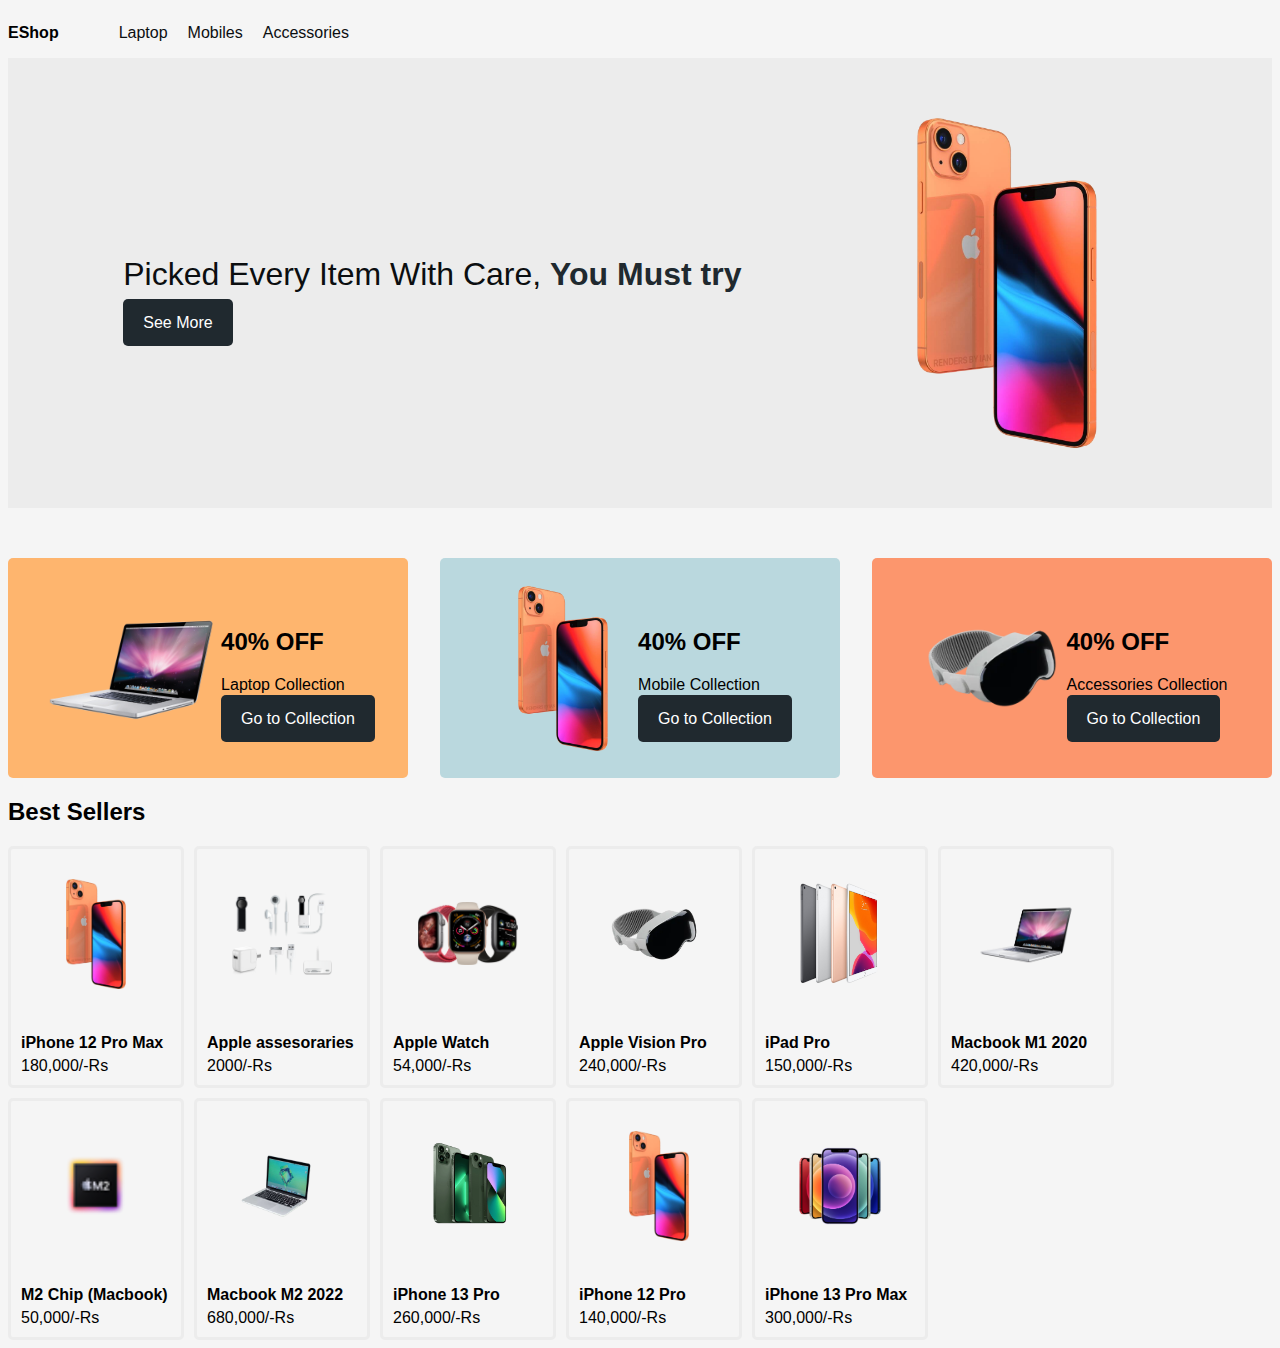
<file: index.html>
<!DOCTYPE html>
<html lang="en">

<head>
    <meta charset="UTF-8">
    <meta name="viewport" content="width=device-width, initial-scale=1.0">
    <title>Home</title>
    <link rel="stylesheet" href="index.css">
</head>

<body>
    <!-- header -->
    <div class="header">
        <p>EShop</p>
        <ul>
            <li>
                <a href="/pages/laptop.html">Laptop</a>
            </li>
            <li>
                <a href="/pages/mobile.html">Mobiles</a>
            </li>
            <li>
                <a href="/pages/assesories.html">Accessories</a>
            </li>
        </ul>
    </div>

    <!-- hero -->
    <div class="hero">
        <div>
            <h1>Picked Every Item With Care, <span>You Must try</span></h1>
            <a href="#cord" class="btn">See More</a>
        </div>
        <img src="/images/hero.png" alt="">
    </div>

    <!-- mini card -->
    <div class="box">
        <div class="miniCard box1">
            <img src="images/laptop.png" width="180">
            <div>
                <h2>40% OFF</h2>
                <p>Laptop Collection</p>
                <a href="/pages/laptop.html" class="btn">Go to Collection</a>
            </div>
        </div>

        <div class="miniCard box2">
            <img src="images/hero.png" width="150">
            <div>
                <h2>40% OFF</h2>
                <p>Mobile Collection</p>
                <a href="/pages/mobile.html" class="btn">Go to Collection</a>
            </div>
        </div>

        <div class="miniCard box3">
            <img src="images/apple_vision_pro.png" width="150">
            <div>
                <h2>40% OFF</h2>
                <p>Accessories Collection</p>
                <a href="/pages/assesories.html" class="btn">Go to Collection</a>
            </div>
        </div>
    </div>

    <!-- card -->
    <div id="cord" class="">
        <h2>Best Sellers</h2>

        <div class="cardContainer">
            <a href="/pages/product/mobileProduct.html" class="card">
                <div class="imgContainer">
                    <img src="images/hero.png" alt="" width="100">
                </div>
                <div>
                    <p class="cardTitle">iPhone 12 Pro Max</p>
                    <p>180,000/-Rs</p>
                </div>
            </a>
            <a href="/pages/product/assecoriesProduct.html" class="card">
                <div class="imgContainer">
                    <img src="images/apple assesoraries.png" alt="" width="100">
                </div>
                <div>
                    <p class="cardTitle">Apple assesoraries</p>
                    <p>2000/-Rs</p>
                </div>
            </a>
            <a href="/pages/product/assecoriesProduct.html" class="card">
                <div class="imgContainer">
                    <img src="images/apple watch.png" alt="" width="100">
                </div>
                <div>
                    <p class="cardTitle">Apple Watch</p>
                    <p>54,000/-Rs</p>
                </div>
            </a>
            <a href="/pages/product/assecoriesProduct.html" class="card">
                <div class="imgContainer">
                    <img src="images/apple_vision_pro.png" alt="" width="100">
                </div>
                <div>
                    <p class="cardTitle">Apple Vision Pro</p>
                    <p>240,000/-Rs</p>
                </div>
            </a>
            <a href="/pages/product/mobileProduct.html" class="card">
                <div class="imgContainer">
                    <img src="images/iPad pro.png" alt="" width="100">
                </div>
                <div>
                    <p class="cardTitle">iPad Pro</p>
                    <p>150,000/-Rs</p>
                </div>
            </a>
            <a href="/pages/product/laptopProduct.html" class="card">
                <div class="imgContainer">
                    <img src="images/laptop.png" alt="" width="100">
                </div>
                <div>
                    <p class="cardTitle">Macbook M1 2020</p>
                    <p>420,000/-Rs</p>
                </div>
            </a>
            <a href="/pages/product/assecoriesProduct.html" class="card">
                <div class="imgContainer">
                    <img src="images/m2.png" alt="" width="60">
                </div>
                <div>
                    <p class="cardTitle">M2 Chip (Macbook)</p>
                    <p>50,000/-Rs</p>
                </div>
            </a>
            <a href="/pages/product/laptopProduct.html" class="card">
                <div class="imgContainer">
                    <img src="images/macbook air.png" alt="" width="100">
                </div>
                <div>
                    <p class="cardTitle">Macbook M2 2022</p>
                    <p>680,000/-Rs</p>
                </div>
            </a>
            <a href="/pages/product/mobileProduct.html" class="card">
                <div class="imgContainer">
                    <img src="images/mobile1.png" alt="" width="100">
                </div>
                <div>
                    <p class="cardTitle">iPhone 13 Pro</p>
                    <p>260,000/-Rs</p>
                </div>
            </a>
            <a href="/pages/product/mobileProduct.html" class="card">
                <div class="imgContainer" style="margin-left: 10px;">
                    <img src="images/hero.png" alt="" width="100">
                </div>
                <div>
                    <p class="cardTitle">iPhone 12 Pro</p>
                    <p>140,000/-Rs</p>
                </div>
            </a>
            <a href="/pages/product/mobileProduct.html" class="card">
                <div class="imgContainer">
                    <img src="images/mobile2.png" alt="" width="100">
                </div>
                <div>
                    <p class="cardTitle">iPhone 13 Pro Max</p>
                    <p>300,000/-Rs</p>
                </div>
            </a>
        </div>
    </div>
</body>

</html>
</file>
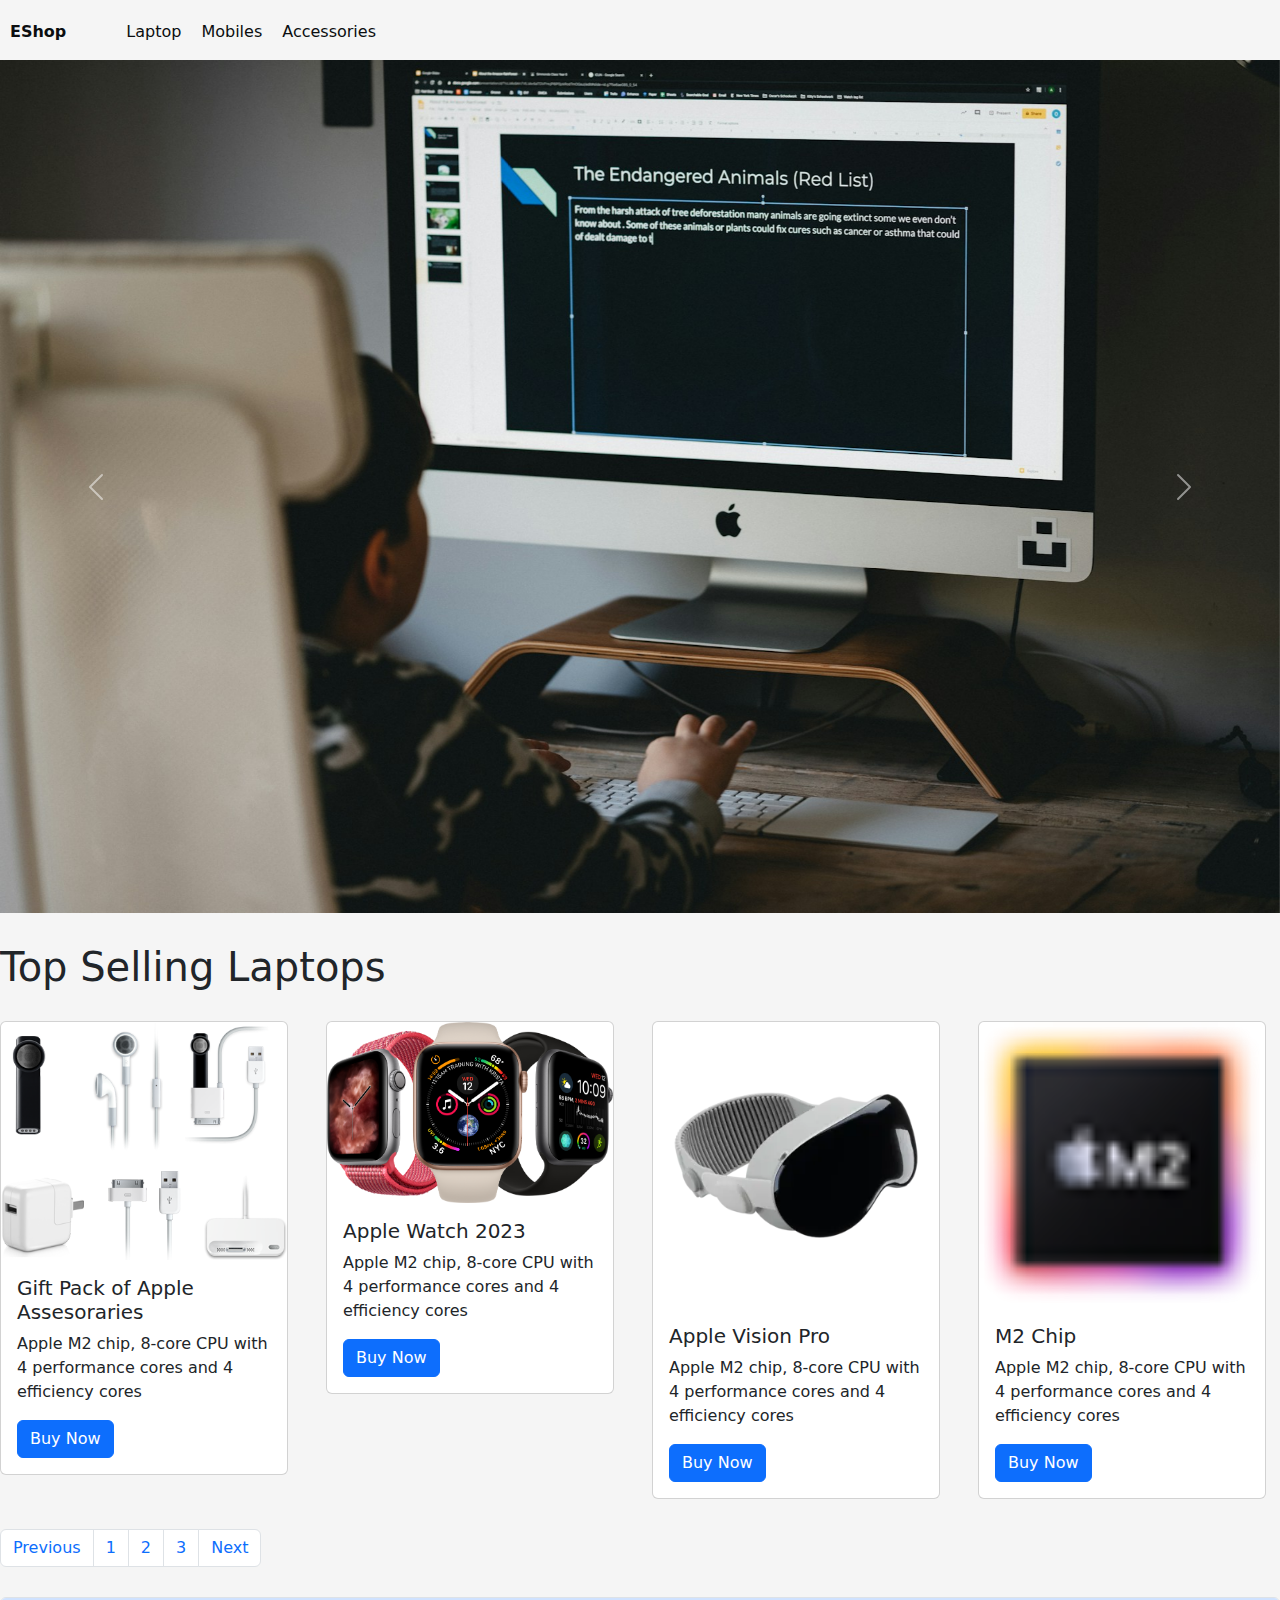
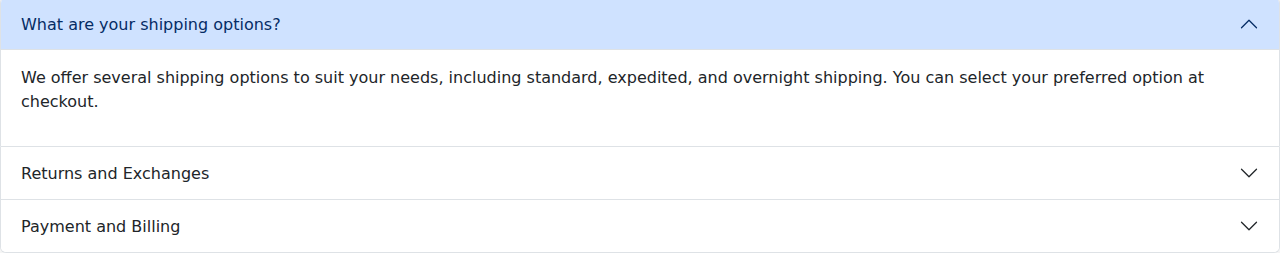
<file: pages/assesories.html>
<!doctype html>
<html lang="en">

<head>
    <meta charset="utf-8">
    <meta name="viewport" content="width=device-width, initial-scale=1">
    <title>Bootstrap demo</title>
    <link href="https://cdn.jsdelivr.net/npm/bootstrap@5.3.3/dist/css/bootstrap.min.css" rel="stylesheet"
        integrity="sha384-QWTKZyjpPEjISv5WaRU9OFeRpok6YctnYmDr5pNlyT2bRjXh0JMhjY6hW+ALEwIH" crossorigin="anonymous">
    <link rel="stylesheet" href="/css/laptop.css">
</head>

<body>
    <!-- header -->
    <div class="header">
        <a href="/index.html">EShop</a>
        <ul>
            <li>
                <a href="/pages/laptop.html">Laptop</a>
            </li>
            <li>
                <a href="/pages/mobile.html">Mobiles</a>
            </li>
            <li>
                <a href="/pages/assesories.html">Accessories</a>
            </li>
        </ul>
    </div>

    <!-- carousel -->
    <div id="carouselExample" class="carousel slide">
        <div class="carousel-inner">
            <div class="carousel-item active">
                <img src="/images/carousel1.jpg" class="d-block w-100" alt="...">
            </div>
            <div class="carousel-item">
                <img src="/images/carousel2.jpg" class="d-block w-100" alt="...">
            </div>
            <div class="carousel-item">
                <img src="/images/carousel3.jpg" class="d-block w-100" alt="...">
            </div>
        </div>
        <button class="carousel-control-prev" type="button" data-bs-target="#carouselExample" data-bs-slide="prev">
            <span class="carousel-control-prev-icon" aria-hidden="true"></span>
            <span class="visually-hidden">Previous</span>
        </button>
        <button class="carousel-control-next" type="button" data-bs-target="#carouselExample" data-bs-slide="next">
            <span class="carousel-control-next-icon" aria-hidden="true"></span>
            <span class="visually-hidden">Next</span>
        </button>
    </div>

    <h1 style="margin: 30px 0;">Top Selling Laptops</h1>

    <!-- product cards -->
    <div class="row">
        <div class="col-3">
            <div class="card" style="width: 18rem;">
                <img src="/images/apple assesoraries.png" class="card-img-top" alt="...">
                <div class="card-body">
                    <h5 class="card-title">Gift Pack of Apple Assesoraries </h5>
                    <p class="card-text">Apple M2 chip, 8-core CPU with 4 performance cores and 4 efficiency cores</p>
                    <a href="/pages/product/assecoriesProduct.html" class="btn btn-primary">Buy Now</a>
                </div>
            </div>
        </div>

        <div class="col-3">
            <div class="card" style="width: 18rem;">
                <img src="/images/apple watch.png" class="card-img-top" alt="...">
                <div class="card-body">
                    <h5 class="card-title">Apple Watch 2023</h5>
                    <p class="card-text">Apple M2 chip, 8-core CPU with 4 performance cores and 4 efficiency cores</p>
                    <a href="/pages/product/assecoriesProduct.html" class="btn btn-primary">Buy Now</a>
                </div>
            </div>
        </div>

        <div class="col-3">
            <div class="card" style="width: 18rem;">
                <img src="/images/apple_vision_pro.png" class="card-img-top" alt="...">
                <div class="card-body">
                    <h5 class="card-title">Apple Vision Pro</h5>
                    <p class="card-text">Apple M2 chip, 8-core CPU with 4 performance cores and 4 efficiency cores</p>
                    <a href="/pages/product/assecoriesProduct.html" class="btn btn-primary">Buy Now</a>
                </div>
            </div>
        </div>

        <div class="col-3">
            <div class="card" style="width: 18rem;">
                <img src="/images/m2.png" class="card-img-top" alt="...">
                <div class="card-body">
                    <h5 class="card-title">M2 Chip</h5>
                    <p class="card-text">Apple M2 chip, 8-core CPU with 4 performance cores and 4 efficiency cores</p>
                    <a href="/pages/product/assecoriesProduct.html" class="btn btn-primary">Buy Now</a>
                </div>
            </div>
        </div>
    </div>

    <!-- pagination -->
    <nav style="margin: 30px 0;" aria-label="Page navigation example">
        <ul class="pagination">
            <li class="page-item"><a class="page-link" href="#">Previous</a></li>
            <li class="page-item"><a class="page-link" href="#">1</a></li>
            <li class="page-item"><a class="page-link" href="#">2</a></li>
            <li class="page-item"><a class="page-link" href="#">3</a></li>
            <li class="page-item"><a class="page-link" href="#">Next</a></li>
        </ul>
    </nav>

    <!-- accordian -->
    <div class="accordion" id="accordionExample">
        <div class="accordion-item">
            <h2 class="accordion-header">
                <button class="accordion-button" type="button" data-bs-toggle="collapse" data-bs-target="#collapseOne"
                    aria-expanded="true" aria-controls="collapseOne">
                    What are your shipping options?
                </button>
            </h2>
            <div id="collapseOne" class="accordion-collapse collapse show" data-bs-parent="#accordionExample">
                <div class="accordion-body">
                    <p>We offer several shipping options to suit your needs, including standard, expedited, and
                        overnight shipping. You can select your preferred option at checkout.</p>
                </div>
            </div>
        </div>
        <div class="accordion-item">
            <h2 class="accordion-header">
                <button class="accordion-button collapsed" type="button" data-bs-toggle="collapse"
                    data-bs-target="#collapseTwo" aria-expanded="false" aria-controls="collapseTwo">
                    Returns and Exchanges
                </button>
            </h2>
            <div id="collapseTwo" class="accordion-collapse collapse" data-bs-parent="#accordionExample">
                <div class="accordion-body">
                    <p>We offer a 30-day return policy. If you're not satisfied with your purchase, you can return it
                        within 30 days for a full refund or exchange. Items must be in their original condition.</p>
                </div>
            </div>
        </div>
        <div class="accordion-item">
            <h2 class="accordion-header">
                <button class="accordion-button collapsed" type="button" data-bs-toggle="collapse"
                    data-bs-target="#collapseThree" aria-expanded="false" aria-controls="collapseThree">
                    Payment and Billing
                </button>
            </h2>
            <div id="collapseThree" class="accordion-collapse collapse" data-bs-parent="#accordionExample">
                <div class="accordion-body">
                    <p>We accept a variety of payment methods including credit/debit cards (Visa, MasterCard, American
                        Express), PayPal, and Apple Pay.</p>
                </div>
            </div>
        </div>
    </div>










































































    <script src="https://cdn.jsdelivr.net/npm/bootstrap@5.3.3/dist/js/bootstrap.bundle.min.js"
        integrity="sha384-YvpcrYf0tY3lHB60NNkmXc5s9fDVZLESaAA55NDzOxhy9GkcIdslK1eN7N6jIeHz"
        crossorigin="anonymous"></script>
</body>

</html>
</file>
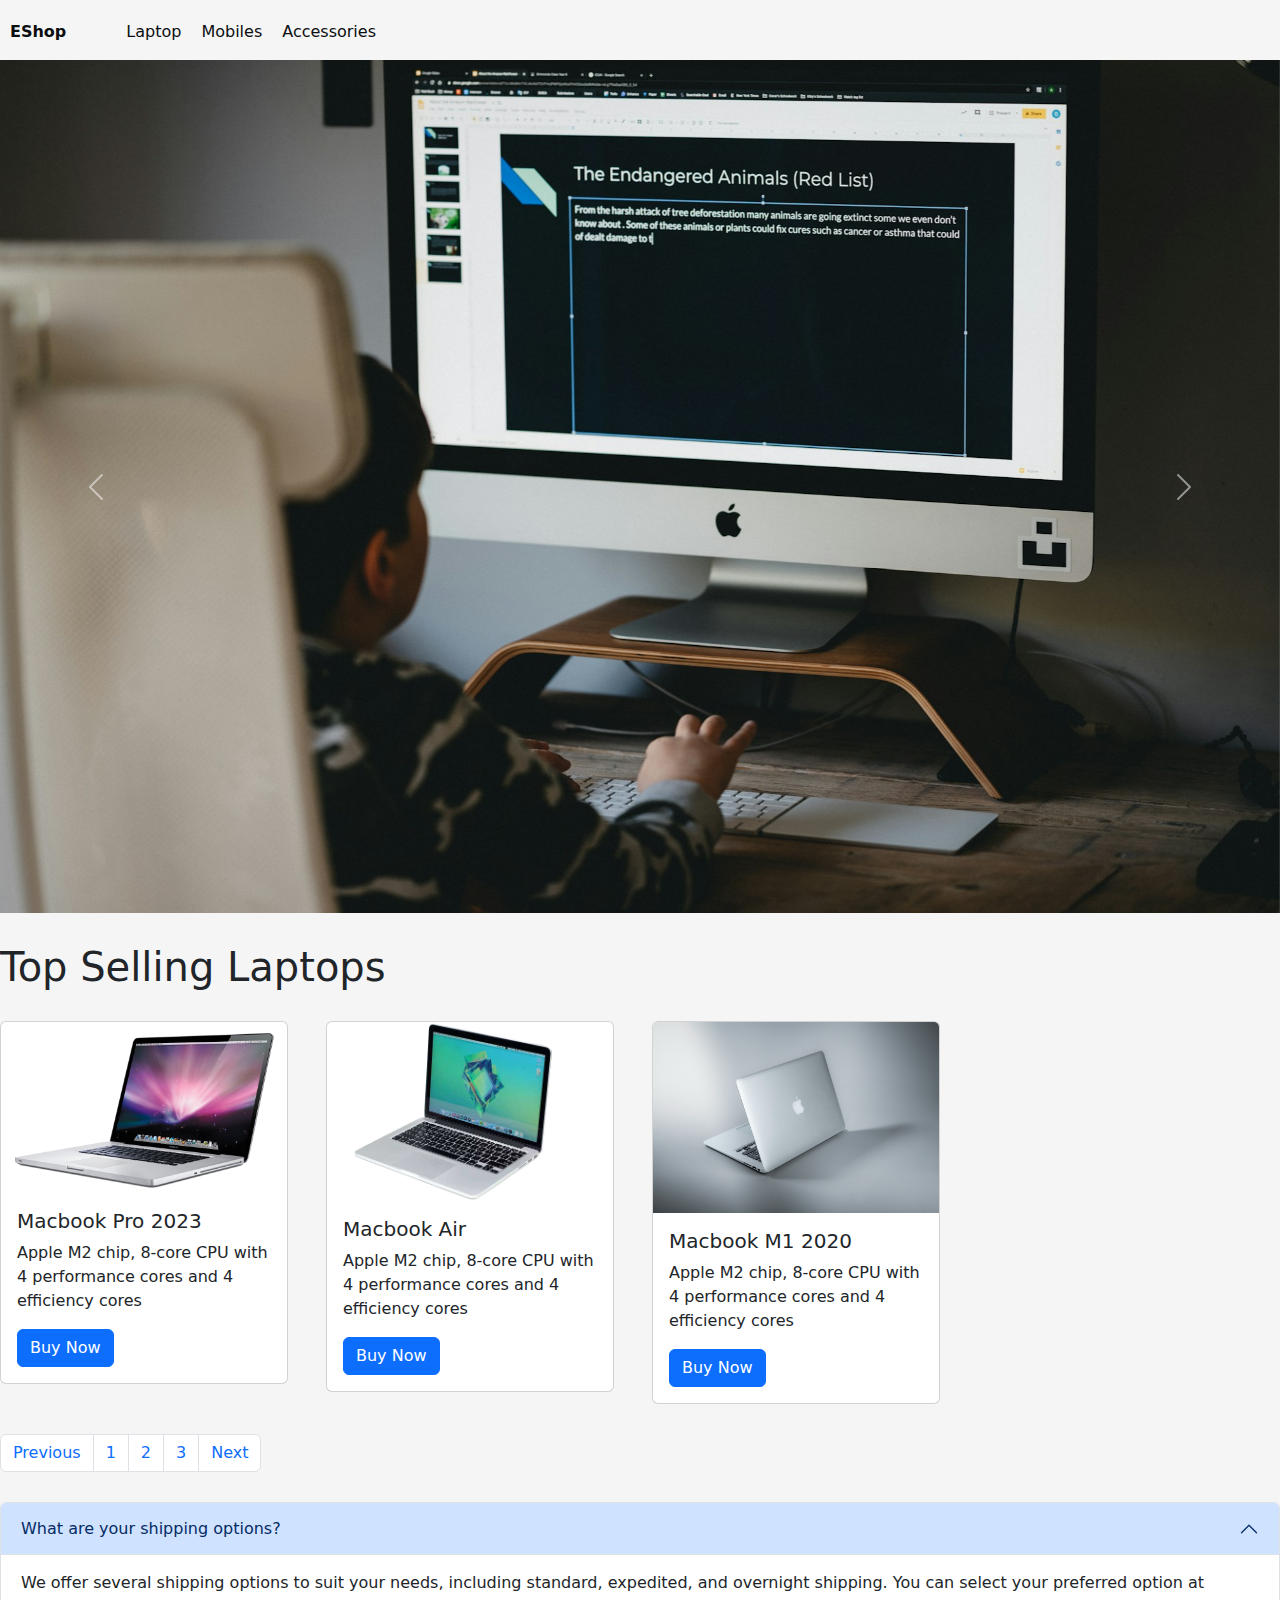
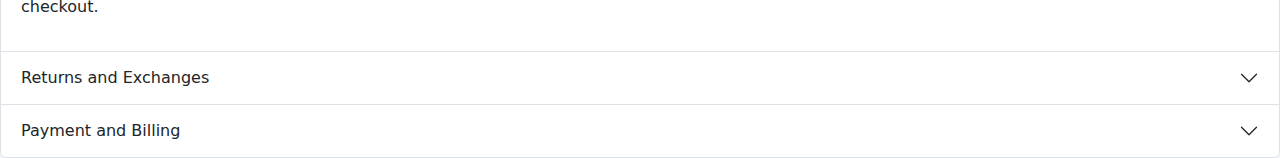
<file: pages/laptop.html>
<!doctype html>
<html lang="en">

<head>
    <meta charset="utf-8">
    <meta name="viewport" content="width=device-width, initial-scale=1">
    <title>Bootstrap demo</title>
    <link href="https://cdn.jsdelivr.net/npm/bootstrap@5.3.3/dist/css/bootstrap.min.css" rel="stylesheet"
        integrity="sha384-QWTKZyjpPEjISv5WaRU9OFeRpok6YctnYmDr5pNlyT2bRjXh0JMhjY6hW+ALEwIH" crossorigin="anonymous">
    <link rel="stylesheet" href="/css/laptop.css">
</head>

<body>
    <!-- header -->
    <div class="header">
        <a href="/index.html">EShop</a>
        <ul>
            <li>
                <a href="/pages/laptop.html">Laptop</a>
            </li>
            <li>
                <a href="/pages/mobile.html">Mobiles</a>
            </li>
            <li>
                <a href="/pages/assesories.html">Accessories</a>
            </li>
        </ul>
    </div>

    <!-- carousel -->
    <div id="carouselExample" class="carousel slide">
        <div class="carousel-inner">
            <div class="carousel-item active">
                <img src="/images/carousel1.jpg" class="d-block w-100" alt="...">
            </div>
            <div class="carousel-item">
                <img src="/images/carousel2.jpg" class="d-block w-100" alt="...">
            </div>
            <div class="carousel-item">
                <img src="/images/carousel3.jpg" class="d-block w-100" alt="...">
            </div>
        </div>
        <button class="carousel-control-prev" type="button" data-bs-target="#carouselExample" data-bs-slide="prev">
            <span class="carousel-control-prev-icon" aria-hidden="true"></span>
            <span class="visually-hidden">Previous</span>
        </button>
        <button class="carousel-control-next" type="button" data-bs-target="#carouselExample" data-bs-slide="next">
            <span class="carousel-control-next-icon" aria-hidden="true"></span>
            <span class="visually-hidden">Next</span>
        </button>
    </div>

    <h1 style="margin: 30px 0;">Top Selling Laptops</h1>

    <!-- product cards -->
    <div class="row">
        <div class="col-3">
            <div class="card" style="width: 18rem;">
                <img src="/images/laptop.png" class="card-img-top" alt="...">
                <div class="card-body">
                    <h5 class="card-title">Macbook Pro 2023</h5>
                    <p class="card-text">Apple M2 chip, 8-core CPU with 4 performance cores and 4 efficiency cores</p>
                    <a href="/pages/product/laptopProduct.html" class="btn btn-primary">Buy Now</a>
                </div>
            </div>
        </div>

        <div class="col-3">
            <div class="card" style="width: 18rem;">
                <img src="/images/macbook air.png" class="card-img-top" alt="...">
                <div class="card-body">
                    <h5 class="card-title">Macbook Air</h5>
                    <p class="card-text">Apple M2 chip, 8-core CPU with 4 performance cores and 4 efficiency cores</p>
                    <a href="/pages/product/laptopProduct.html" class="btn btn-primary">Buy Now</a>
                </div>
            </div>
        </div>

        <div class="col-3">
            <div class="card" style="width: 18rem;">
                <img src="/images/carousel3.jpg" class="card-img-top" alt="...">
                <div class="card-body">
                    <h5 class="card-title">Macbook M1 2020</h5>
                    <p class="card-text">Apple M2 chip, 8-core CPU with 4 performance cores and 4 efficiency cores</p>
                    <a href="/pages/product/laptopProduct.html" class="btn btn-primary">Buy Now</a>
                </div>
            </div>
        </div>
    </div>

    <!-- pagination -->
    <nav style="margin: 30px 0;" aria-label="Page navigation example">
        <ul class="pagination">
            <li class="page-item"><a class="page-link" href="#">Previous</a></li>
            <li class="page-item"><a class="page-link" href="#">1</a></li>
            <li class="page-item"><a class="page-link" href="#">2</a></li>
            <li class="page-item"><a class="page-link" href="#">3</a></li>
            <li class="page-item"><a class="page-link" href="#">Next</a></li>
        </ul>
    </nav>

    <!-- accordian -->
    <div class="accordion" id="accordionExample">
        <div class="accordion-item">
            <h2 class="accordion-header">
                <button class="accordion-button" type="button" data-bs-toggle="collapse" data-bs-target="#collapseOne"
                    aria-expanded="true" aria-controls="collapseOne">
                    What are your shipping options?
                </button>
            </h2>
            <div id="collapseOne" class="accordion-collapse collapse show" data-bs-parent="#accordionExample">
                <div class="accordion-body">
                    <p>We offer several shipping options to suit your needs, including standard, expedited, and
                        overnight shipping. You can select your preferred option at checkout.</p>
                </div>
            </div>
        </div>
        <div class="accordion-item">
            <h2 class="accordion-header">
                <button class="accordion-button collapsed" type="button" data-bs-toggle="collapse"
                    data-bs-target="#collapseTwo" aria-expanded="false" aria-controls="collapseTwo">
                    Returns and Exchanges
                </button>
            </h2>
            <div id="collapseTwo" class="accordion-collapse collapse" data-bs-parent="#accordionExample">
                <div class="accordion-body">
                    <p>We offer a 30-day return policy. If you're not satisfied with your purchase, you can return it
                        within 30 days for a full refund or exchange. Items must be in their original condition.</p>
                </div>
            </div>
        </div>
        <div class="accordion-item">
            <h2 class="accordion-header">
                <button class="accordion-button collapsed" type="button" data-bs-toggle="collapse"
                    data-bs-target="#collapseThree" aria-expanded="false" aria-controls="collapseThree">
                    Payment and Billing
                </button>
            </h2>
            <div id="collapseThree" class="accordion-collapse collapse" data-bs-parent="#accordionExample">
                <div class="accordion-body">
                    <p>We accept a variety of payment methods including credit/debit cards (Visa, MasterCard, American
                        Express), PayPal, and Apple Pay.</p>
                </div>
            </div>
        </div>
    </div>










































































    <script src="https://cdn.jsdelivr.net/npm/bootstrap@5.3.3/dist/js/bootstrap.bundle.min.js"
        integrity="sha384-YvpcrYf0tY3lHB60NNkmXc5s9fDVZLESaAA55NDzOxhy9GkcIdslK1eN7N6jIeHz"
        crossorigin="anonymous"></script>
</body>

</html>
</file>
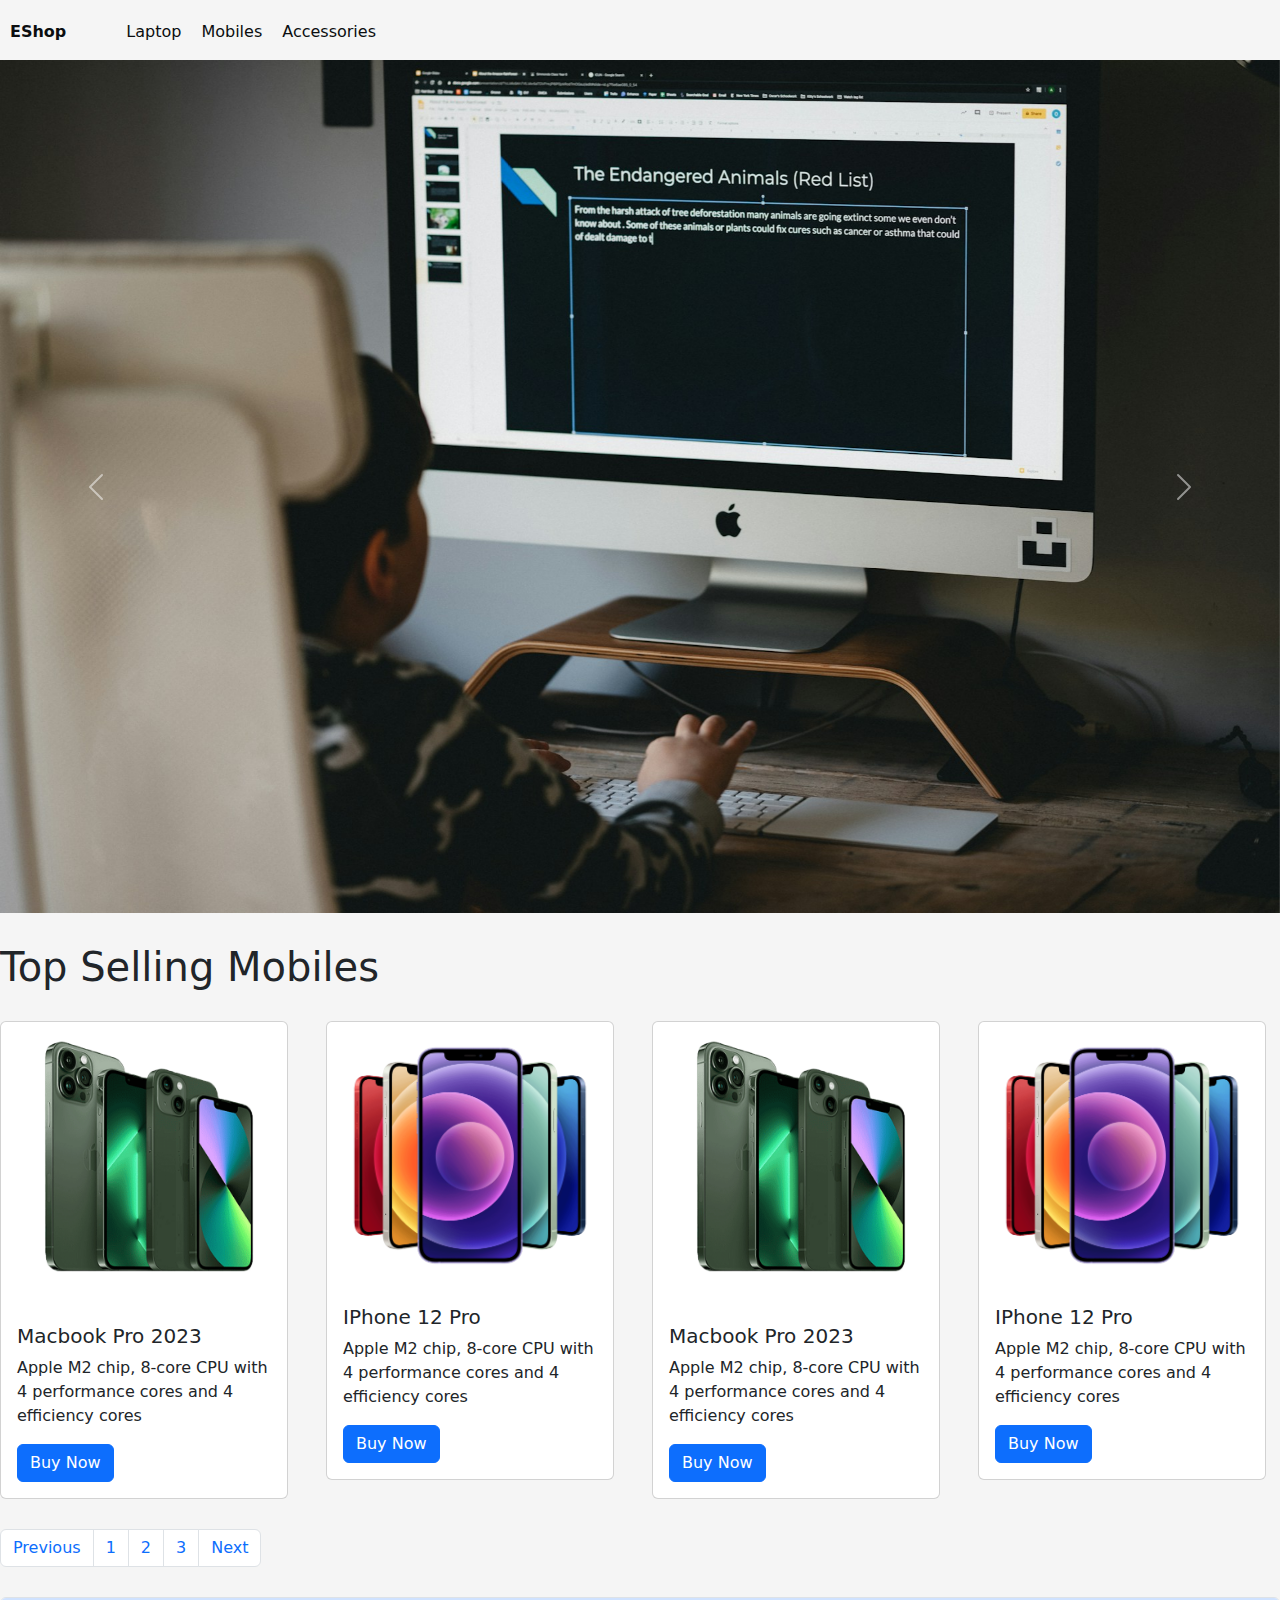
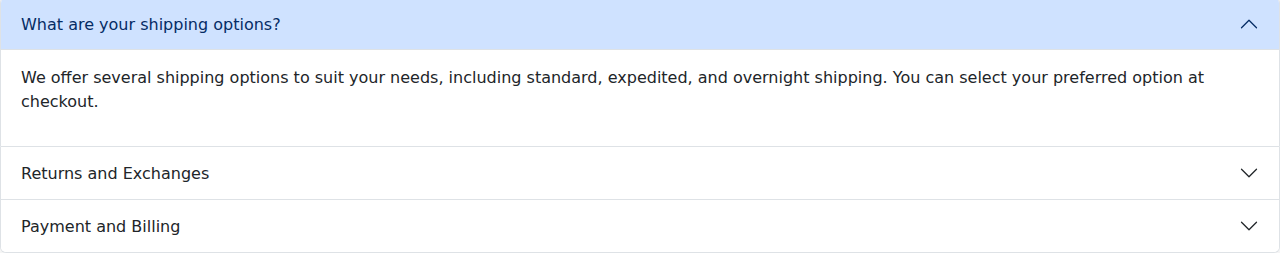
<file: pages/mobile.html>
<!doctype html>
<html lang="en">

<head>
    <meta charset="utf-8">
    <meta name="viewport" content="width=device-width, initial-scale=1">
    <title>Bootstrap demo</title>
    <link href="https://cdn.jsdelivr.net/npm/bootstrap@5.3.3/dist/css/bootstrap.min.css" rel="stylesheet"
        integrity="sha384-QWTKZyjpPEjISv5WaRU9OFeRpok6YctnYmDr5pNlyT2bRjXh0JMhjY6hW+ALEwIH" crossorigin="anonymous">
    <link rel="stylesheet" href="/css/laptop.css">
</head>

<body>
    <!-- header -->
    <div class="header">
        <a href="/index.html">EShop</a>
        <ul>
            <li>
                <a href="/pages/laptop.html">Laptop</a>
            </li>
            <li>
                <a href="/pages/mobile.html">Mobiles</a>
            </li>
            <li>
                <a href="/pages/assesories.html">Accessories</a>
            </li>
        </ul>
    </div>

    <!-- carousel -->
    <div id="carouselExample" class="carousel slide">
        <div class="carousel-inner">
            <div class="carousel-item active">
                <img src="/images/carousel1.jpg" class="d-block w-100" alt="...">
            </div>
            <div class="carousel-item">
                <img src="/images/carousel2.jpg" class="d-block w-100" alt="...">
            </div>
            <div class="carousel-item">
                <img src="/images/carousel3.jpg" class="d-block w-100" alt="...">
            </div>
        </div>
        <button class="carousel-control-prev" type="button" data-bs-target="#carouselExample" data-bs-slide="prev">
            <span class="carousel-control-prev-icon" aria-hidden="true"></span>
            <span class="visually-hidden">Previous</span>
        </button>
        <button class="carousel-control-next" type="button" data-bs-target="#carouselExample" data-bs-slide="next">
            <span class="carousel-control-next-icon" aria-hidden="true"></span>
            <span class="visually-hidden">Next</span>
        </button>
    </div>

    <h1 style="margin: 30px 0;">Top Selling Mobiles</h1>

    <!-- product cards -->
    <div class="row">
        <div class="col-3">
            <div class="card" style="width: 18rem;">
                <img src="/images/mobile1.png" class="card-img-top" alt="...">
                <div class="card-body">
                    <h5 class="card-title">Macbook Pro 2023</h5>
                    <p class="card-text">Apple M2 chip, 8-core CPU with 4 performance cores and 4 efficiency cores</p>
                    <a href="/pages/product/mobileProduct.html" class="btn btn-primary">Buy Now</a>
                </div>
            </div>
        </div>

        <div class="col-3">
            <div class="card" style="width: 18rem;">
                <img src="/images/mobile2.png" class="card-img-top" alt="...">
                <div class="card-body">
                    <h5 class="card-title">IPhone 12 Pro</h5>
                    <p class="card-text">Apple M2 chip, 8-core CPU with 4 performance cores and 4 efficiency cores</p>
                    <a href="/pages/product/mobileProduct.html" class="btn btn-primary">Buy Now</a>
                </div>
            </div>
        </div>

        <div class="col-3">
            <div class="card" style="width: 18rem;">
                <img src="/images/mobile1.png" class="card-img-top" alt="...">
                <div class="card-body">
                    <h5 class="card-title">Macbook Pro 2023</h5>
                    <p class="card-text">Apple M2 chip, 8-core CPU with 4 performance cores and 4 efficiency cores</p>
                    <a href="/pages/product/mobileProduct.html" class="btn btn-primary">Buy Now</a>
                </div>
            </div>
        </div>

        <div class="col-3">
            <div class="card" style="width: 18rem;">
                <img src="/images/mobile2.png" class="card-img-top" alt="...">
                <div class="card-body">
                    <h5 class="card-title">IPhone 12 Pro</h5>
                    <p class="card-text">Apple M2 chip, 8-core CPU with 4 performance cores and 4 efficiency cores</p>
                    <a href="/pages/product/mobileProduct.html" class="btn btn-primary">Buy Now</a>
                </div>
            </div>
        </div>
    </div>

    <!-- pagination -->
    <nav style="margin: 30px 0;" aria-label="Page navigation example">
        <ul class="pagination">
            <li class="page-item"><a class="page-link" href="#">Previous</a></li>
            <li class="page-item"><a class="page-link" href="#">1</a></li>
            <li class="page-item"><a class="page-link" href="#">2</a></li>
            <li class="page-item"><a class="page-link" href="#">3</a></li>
            <li class="page-item"><a class="page-link" href="#">Next</a></li>
        </ul>
    </nav>

    <!-- accordian -->
    <div class="accordion" id="accordionExample">
        <div class="accordion-item">
            <h2 class="accordion-header">
                <button class="accordion-button" type="button" data-bs-toggle="collapse" data-bs-target="#collapseOne"
                    aria-expanded="true" aria-controls="collapseOne">
                    What are your shipping options?
                </button>
            </h2>
            <div id="collapseOne" class="accordion-collapse collapse show" data-bs-parent="#accordionExample">
                <div class="accordion-body">
                    <p>We offer several shipping options to suit your needs, including standard, expedited, and
                        overnight shipping. You can select your preferred option at checkout.</p>
                </div>
            </div>
        </div>
        <div class="accordion-item">
            <h2 class="accordion-header">
                <button class="accordion-button collapsed" type="button" data-bs-toggle="collapse"
                    data-bs-target="#collapseTwo" aria-expanded="false" aria-controls="collapseTwo">
                    Returns and Exchanges
                </button>
            </h2>
            <div id="collapseTwo" class="accordion-collapse collapse" data-bs-parent="#accordionExample">
                <div class="accordion-body">
                    <p>We offer a 30-day return policy. If you're not satisfied with your purchase, you can return it
                        within 30 days for a full refund or exchange. Items must be in their original condition.</p>
                </div>
            </div>
        </div>
        <div class="accordion-item">
            <h2 class="accordion-header">
                <button class="accordion-button collapsed" type="button" data-bs-toggle="collapse"
                    data-bs-target="#collapseThree" aria-expanded="false" aria-controls="collapseThree">
                    Payment and Billing
                </button>
            </h2>
            <div id="collapseThree" class="accordion-collapse collapse" data-bs-parent="#accordionExample">
                <div class="accordion-body">
                    <p>We accept a variety of payment methods including credit/debit cards (Visa, MasterCard, American
                        Express), PayPal, and Apple Pay.</p>
                </div>
            </div>
        </div>
    </div>










































































    <script src="https://cdn.jsdelivr.net/npm/bootstrap@5.3.3/dist/js/bootstrap.bundle.min.js"
        integrity="sha384-YvpcrYf0tY3lHB60NNkmXc5s9fDVZLESaAA55NDzOxhy9GkcIdslK1eN7N6jIeHz"
        crossorigin="anonymous"></script>
</body>

</html>
</file>
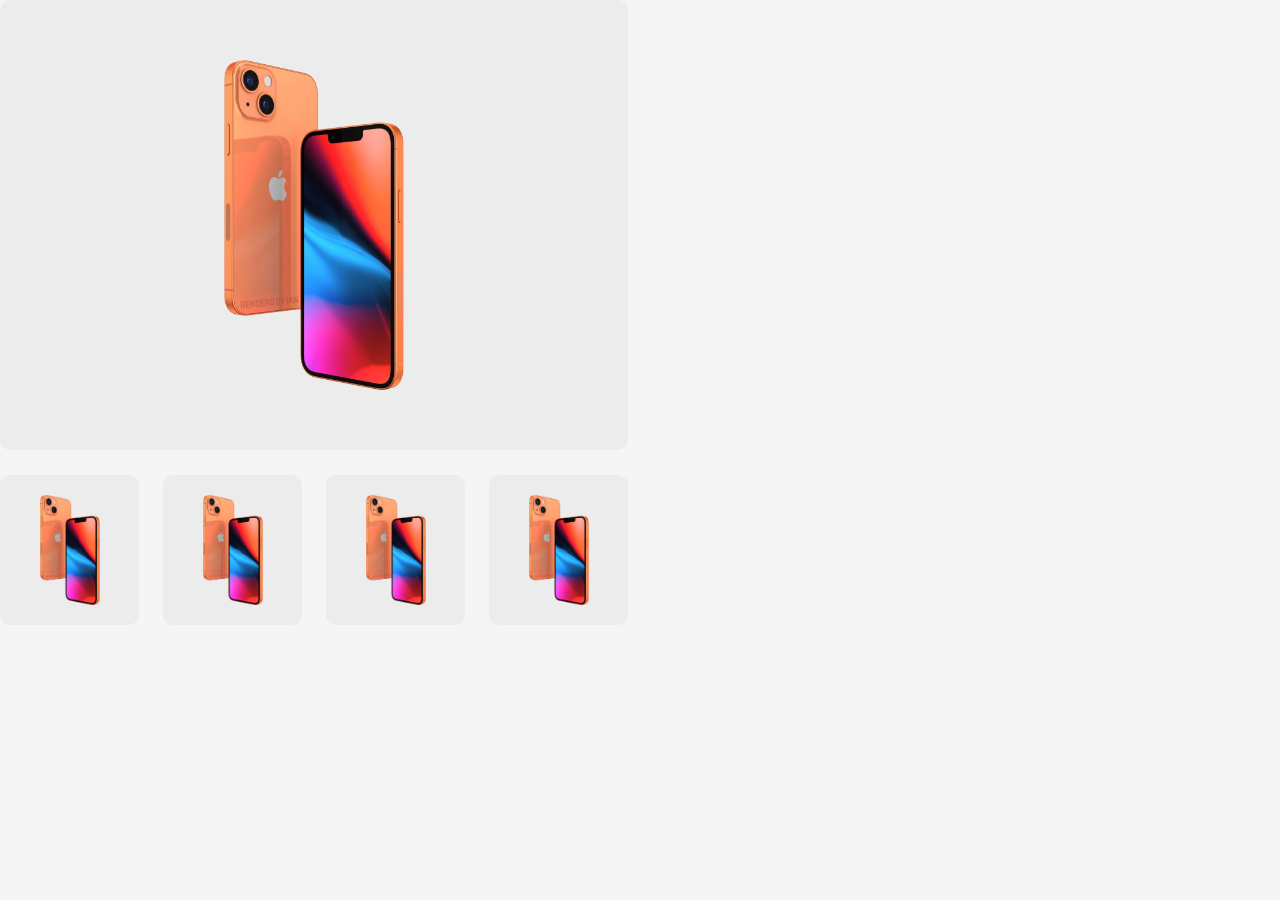
<file: pages/product/assecoriesProduct.html>
<!doctype html>
<html lang="en">

<head>
    <meta charset="utf-8">
    <meta name="viewport" content="width=device-width, initial-scale=1">
    <title>Bootstrap demo</title>
    <link href="https://cdn.jsdelivr.net/npm/bootstrap@5.3.3/dist/css/bootstrap.min.css" rel="stylesheet"
        integrity="sha384-QWTKZyjpPEjISv5WaRU9OFeRpok6YctnYmDr5pNlyT2bRjXh0JMhjY6hW+ALEwIH" crossorigin="anonymous">
    <link rel="stylesheet" href="/css/product.css">
</head>

<body>
    <div class="row">
        <div class="col-6">
            <div class="img-bg">
                <img src="/images/hero.png" width="300">
            </div>
            <div class="row" style="margin-top: 25px;">
                <div class="col-3">
                    <div class="img-bg">
                        <img src="/images/hero.png" width="100">
                    </div>
                </div>
                <div class="col-3">
                    <div class="img-bg">
                        <img src="/images/hero.png" width="100">
                    </div>
                </div>
                <div class="col-3">
                    <div class="img-bg">
                        <img src="/images/hero.png" width="100">
                    </div>
                </div>
                <div class="col-3">
                    <div class="img-bg">
                        <img src="/images/hero.png" width="100">
                    </div>
                </div>
            </div>
        </div>
        <div class="col-6">

        </div>
    </div>












































































































    <script src="https://cdn.jsdelivr.net/npm/bootstrap@5.3.3/dist/js/bootstrap.bundle.min.js"
        integrity="sha384-YvpcrYf0tY3lHB60NNkmXc5s9fDVZLESaAA55NDzOxhy9GkcIdslK1eN7N6jIeHz"
        crossorigin="anonymous"></script>
</body>

</html>
</file>
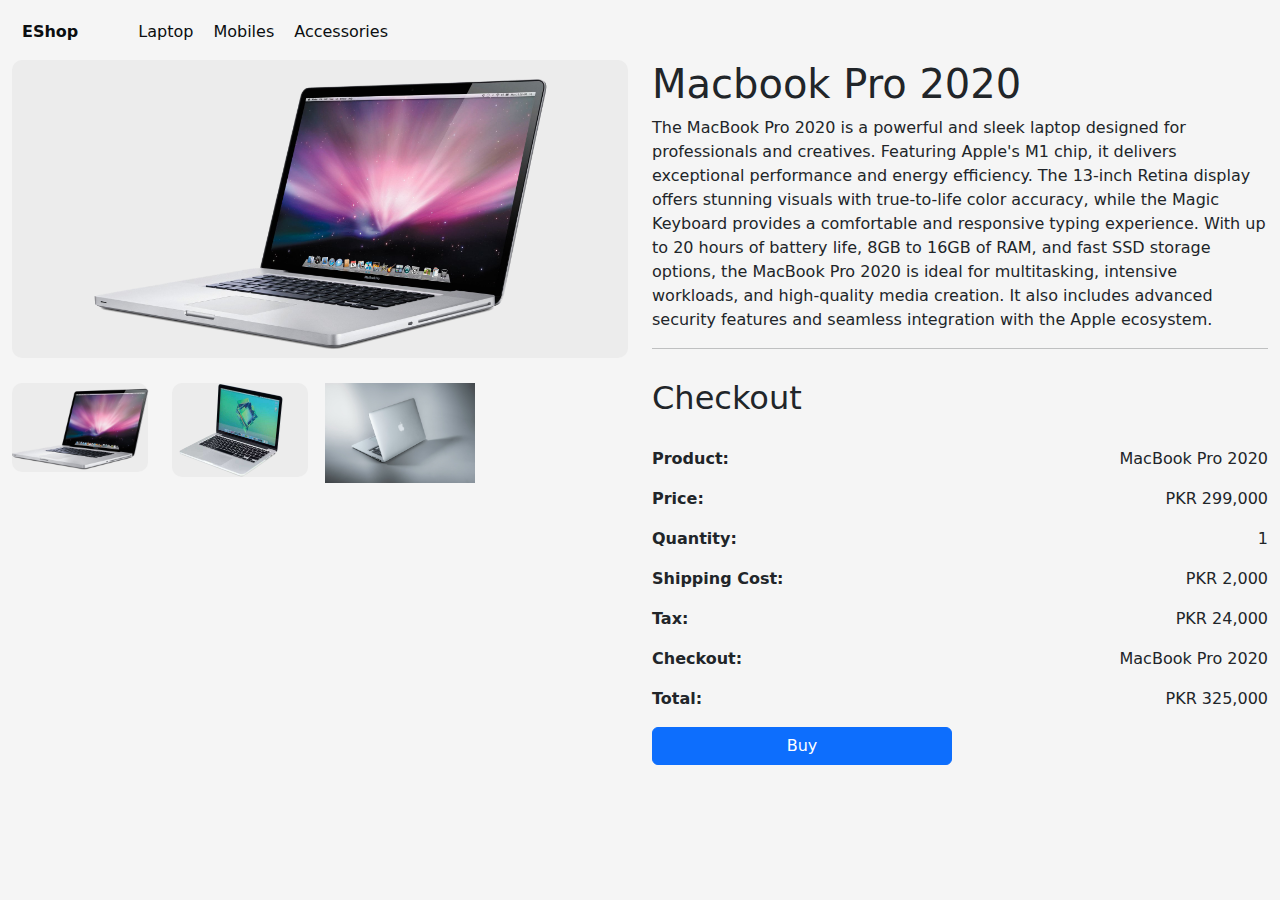
<file: pages/product/laptopProduct.html>
<!doctype html>
<html lang="en">

<head>
    <meta charset="utf-8">
    <meta name="viewport" content="width=device-width, initial-scale=1">
    <title>Bootstrap demo</title>
    <link href="https://cdn.jsdelivr.net/npm/bootstrap@5.3.3/dist/css/bootstrap.min.css" rel="stylesheet"
        integrity="sha384-QWTKZyjpPEjISv5WaRU9OFeRpok6YctnYmDr5pNlyT2bRjXh0JMhjY6hW+ALEwIH" crossorigin="anonymous">
    <link rel="stylesheet" href="/css/product.css">
</head>

<body class="container-fluid">
    
    <!-- header -->
    <div class="header">
        <a href="/index.html">EShop</a>
        <ul>
            <li>
                <a href="/pages/laptop.html">Laptop</a>
            </li>
            <li>
                <a href="/pages/mobile.html">Mobiles</a>
            </li>
            <li>
                <a href="/pages/assesories.html">Accessories</a>
            </li>
        </ul>
    </div>

    <div class="row">
        <div class="col-6">
            <div class="img-bg">
                <img src="/images/laptop.png" width="500">
            </div>
            <div class="row" style="margin-top: 25px;">
                <div class="col-3">
                    <div class="img-bg">
                        <img src="/images/laptop.png" width="150">
                    </div>
                </div>
                <div class="col-3">
                    <div class="img-bg">
                        <img src="/images/macbook air.png" width="150">
                    </div>
                </div>
                <div class="col-3">
                    <div class="img-bg">
                        <img src="/images/carousel3.jpg" width="150">
                    </div>
                </div>
            </div>
        </div>
        <div class="col-6">
            <h1>Macbook Pro 2020</h1>
            <p>
                The MacBook Pro 2020 is a powerful and sleek laptop designed for professionals and creatives. Featuring
                Apple's M1 chip, it delivers exceptional performance and energy efficiency. The 13-inch Retina display
                offers stunning visuals with true-to-life color accuracy, while the Magic Keyboard provides a
                comfortable and responsive typing experience. With up to 20 hours of battery life, 8GB to 16GB of RAM,
                and fast SSD storage options, the MacBook Pro 2020 is ideal for multitasking, intensive workloads, and
                high-quality media creation. It also includes advanced security features and seamless integration with
                the Apple ecosystem.
            </p>
            <hr>
            <div class="checkout">
                <h2>Checkout</h2>
                <div>
                    <div class="checkoutField">
                        <p style="font-weight: 700;">Product:</p>
                        <p>MacBook Pro 2020</p>
                    </div>
                    <div class="checkoutField">
                        <p style="font-weight: 700;">Price:</p>
                        <p>PKR 299,000</p>
                    </div>
                    <div class="checkoutField">
                        <p style="font-weight: 700;">Quantity:</p>
                        <p>1</p>
                    </div>
                    <div class="checkoutField">
                        <p style="font-weight: 700;">Shipping Cost:</p>
                        <p>PKR 2,000</p>
                    </div>
                    <div class="checkoutField">
                        <p style="font-weight: 700;">Tax:</p>
                        <p>PKR 24,000</p>
                    </div>
                    <div class="checkoutField">
                        <p style="font-weight: 700;">Checkout:</p>
                        <p>MacBook Pro 2020</p>
                    </div>
                    <div class="checkoutField">
                        <p style="font-weight: 700;">Total:</p>
                        <p>PKR 325,000</p>
                    </div>
                </div>
                <a href="/pages/product/thankyou.html" type="button" class="btn btn-primary" style="width: 300px;">Buy</a>
            </div>
        </div>
    </div>












































































































    <script src="https://cdn.jsdelivr.net/npm/bootstrap@5.3.3/dist/js/bootstrap.bundle.min.js"
        integrity="sha384-YvpcrYf0tY3lHB60NNkmXc5s9fDVZLESaAA55NDzOxhy9GkcIdslK1eN7N6jIeHz"
        crossorigin="anonymous"></script>
</body>

</html>
</file>
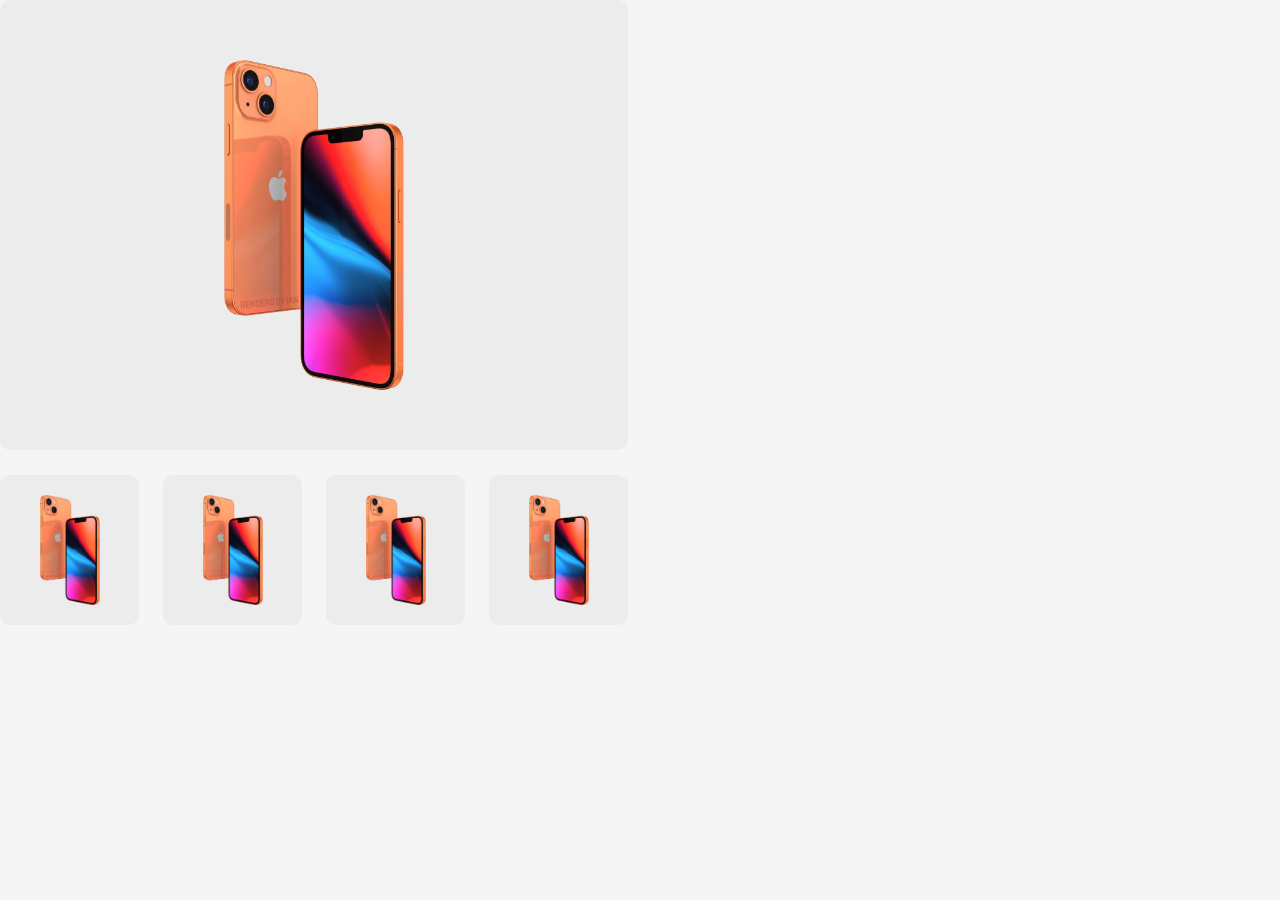
<file: pages/product/mobileProduct.html>
<!doctype html>
<html lang="en">

<head>
    <meta charset="utf-8">
    <meta name="viewport" content="width=device-width, initial-scale=1">
    <title>Bootstrap demo</title>
    <link href="https://cdn.jsdelivr.net/npm/bootstrap@5.3.3/dist/css/bootstrap.min.css" rel="stylesheet"
        integrity="sha384-QWTKZyjpPEjISv5WaRU9OFeRpok6YctnYmDr5pNlyT2bRjXh0JMhjY6hW+ALEwIH" crossorigin="anonymous">
    <link rel="stylesheet" href="/css/product.css">
</head>

<body>
    <div class="row">
        <div class="col-6">
            <div class="img-bg">
                <img src="/images/hero.png" width="300">
            </div>
            <div class="row" style="margin-top: 25px;">
                <div class="col-3">
                    <div class="img-bg">
                        <img src="/images/hero.png" width="100">
                    </div>
                </div>
                <div class="col-3">
                    <div class="img-bg">
                        <img src="/images/hero.png" width="100">
                    </div>
                </div>
                <div class="col-3">
                    <div class="img-bg">
                        <img src="/images/hero.png" width="100">
                    </div>
                </div>
                <div class="col-3">
                    <div class="img-bg">
                        <img src="/images/hero.png" width="100">
                    </div>
                </div>
            </div>
        </div>
        <div class="col-6">

        </div>
    </div>

    










































































































    <script src="https://cdn.jsdelivr.net/npm/bootstrap@5.3.3/dist/js/bootstrap.bundle.min.js"
        integrity="sha384-YvpcrYf0tY3lHB60NNkmXc5s9fDVZLESaAA55NDzOxhy9GkcIdslK1eN7N6jIeHz"
        crossorigin="anonymous"></script>
</body>

</html>
</file>
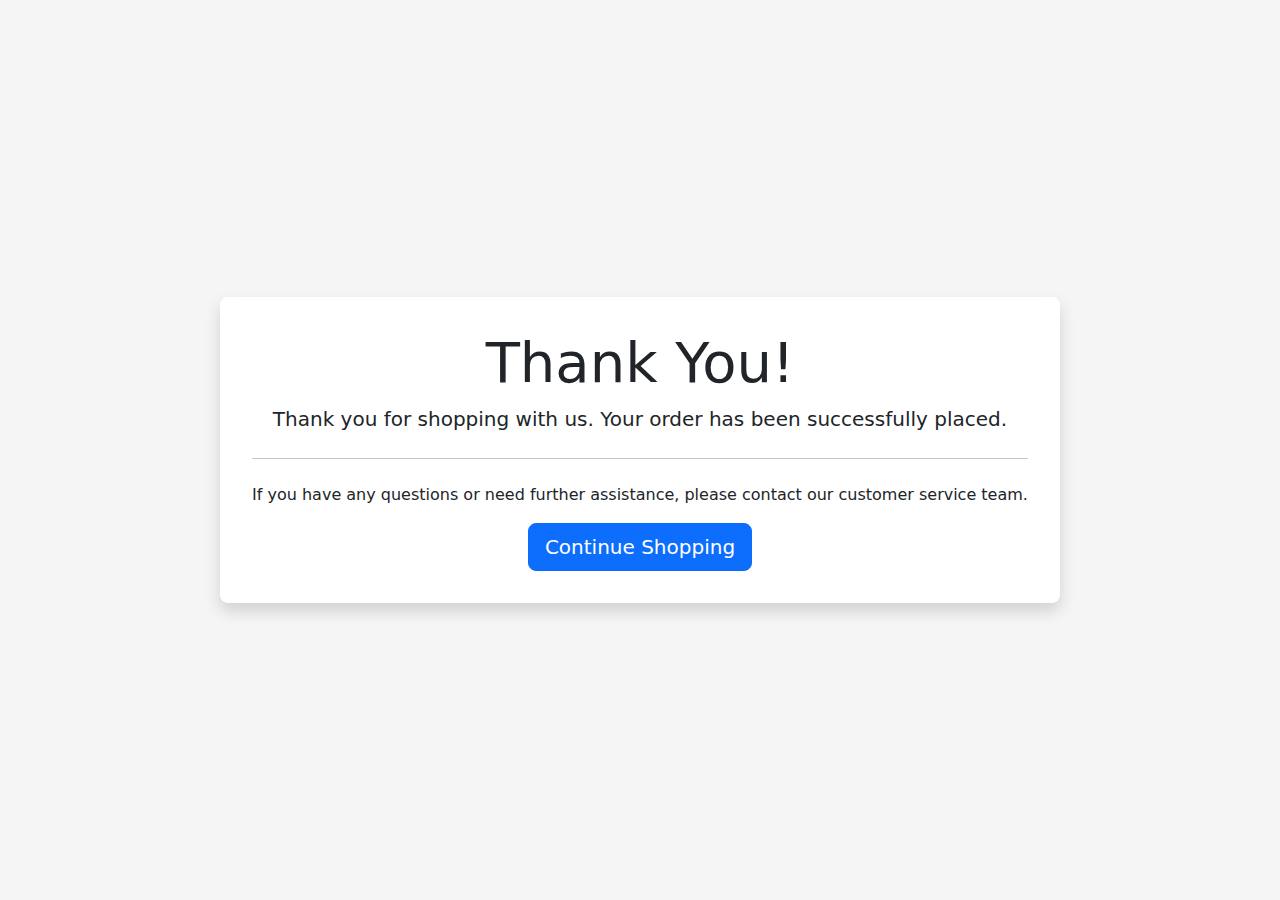
<file: pages/product/thankyou.html>
<!doctype html>
<html lang="en">

<head>
    <meta charset="utf-8">
    <meta name="viewport" content="width=device-width, initial-scale=1">
    <title>Bootstrap demo</title>
    <link href="https://cdn.jsdelivr.net/npm/bootstrap@5.3.3/dist/css/bootstrap.min.css" rel="stylesheet"
        integrity="sha384-QWTKZyjpPEjISv5WaRU9OFeRpok6YctnYmDr5pNlyT2bRjXh0JMhjY6hW+ALEwIH" crossorigin="anonymous">
    <style>
        .thank-you-page {
            display: flex;
            flex-direction: column;
            justify-content: center;
            align-items: center;
            height: 100vh;
            text-align: center;
            background-color: #f5f5f5;
        }

        .thank-you-card {
            padding: 2rem;
            border-radius: 0.5rem;
            box-shadow: 0 0.5rem 1rem rgba(0, 0, 0, 0.15);
            background-color: #ffffff;
        }
    </style>
</head>

<body>
    <div class="container-fluid thank-you-page">
        <div class="thank-you-card">
            <h1 class="display-4">Thank You!</h1>
            <p class="lead">Thank you for shopping with us. Your order has been successfully placed.</p>
            <hr class="my-4">
            <p>If you have any questions or need further assistance, please contact our customer service team.</p>
            <a class="btn btn-primary btn-lg" href="/index.html" role="button">Continue Shopping</a>
        </div>
    </div>



























    <script src="https://cdn.jsdelivr.net/npm/bootstrap@5.3.3/dist/js/bootstrap.bundle.min.js"
        integrity="sha384-YvpcrYf0tY3lHB60NNkmXc5s9fDVZLESaAA55NDzOxhy9GkcIdslK1eN7N6jIeHz"
        crossorigin="anonymous"></script>
</body>

</html>
</file>
<file: index.css>
body {
    background-color: #f5f5f5;
    font-family: Arial, Helvetica, sans-serif;
}

.header {
    display: flex;
}

.header p {
    font-weight: 700;
    margin-right: 50px;
}

.header ul {
    list-style-type: none;
    padding-left: 0;
    display: flex;
}

.header li {
    margin-left: 10px;
    margin-right: 10px;
}

.header a {
    color: #0b0e10;
    text-decoration: none;
}

.hero {
    background-color: #ececec;
    display: flex;
    flex-wrap: wrap;
    justify-content: space-evenly;
    align-items: center;
}

.hero h1 {
    color: #0b0e10;
    font-weight: 400;
}

.hero span {
    color: #20292f;
    font-weight: 600;
}

.btn {
    background-color: #20292f;
    border: none;
    color: white;
    border-radius: 5px;
    padding-top: 15px;
    padding-bottom: 15px;
    padding-left: 20px;
    padding-right: 20px;
    text-decoration: none;
}

.hero img {
    width: 300px;
}

.box {
    display: flex;
    flex-wrap: wrap;
    justify-content: space-between;
    margin-top: 50px;
}

.miniCard {
    display: flex;
    justify-content: center;
    align-items: center;
    width: 400px;
    height: 220px;
    border-radius: 5px;
}

.box1 {
    background-color: #feb56e;
}

.box2 {
    background-color: #bad8de;
}

.box3 {
    background-color: #fc966d;
}

.cardContainer{
    display: flex;
    flex-wrap: wrap;
    gap: 10px;
}

.card{
    border: 3px solid #ececec;
    border-radius: 5px;
    display: flex;
    flex-direction: column;
    justify-content: space-between;
    width: 150px;
    padding: 10px;
    color: black;
    text-decoration: none;
}

.card p{
    margin: 0px;
}

.imgContainer{
    display: flex;
    justify-content: center;
    align-items: center;
    height: 150px;
}

.cardTitle{
    font-weight: 700;
    margin-top: 25px !important;
    margin-bottom: 5px !important;
}
</file>
<file: css/laptop.css>
body {
    background-color: #f5f5f5;
}

.header {
    display: flex;
    padding: 20px 10px;
    padding-bottom: 0;
}

.header>a {
    font-weight: 700;
    margin-right: 50px;
}

.header ul {
    list-style-type: none;
    padding-left: 0;
    display: flex;
}

.header li {
    margin-left: 10px;
    margin-right: 10px;
}

.header a {
    color: #0b0e10;
    text-decoration: none;
}
</file>
<file: css/product.css>
body {
    background-color: #f5f5f5;
}

.header {
    display: flex;
    padding: 20px 10px;
    padding-bottom: 0;
}

.header>a {
    font-weight: 700;
    margin-right: 50px;
}

.header ul {
    list-style-type: none;
    padding-left: 0;
    display: flex;
}

.header li {
    margin-left: 10px;
    margin-right: 10px;
}

.header a {
    color: #0b0e10;
    text-decoration: none;
}

.img-bg {
    background-color: #ececec;
    display: flex;
    justify-content: center;
    border-radius: 10px;
}

.checkout h2{
    margin: 30px 0;
}


.checkoutField{
    display: flex;
    justify-content: space-between;
}
</file>
